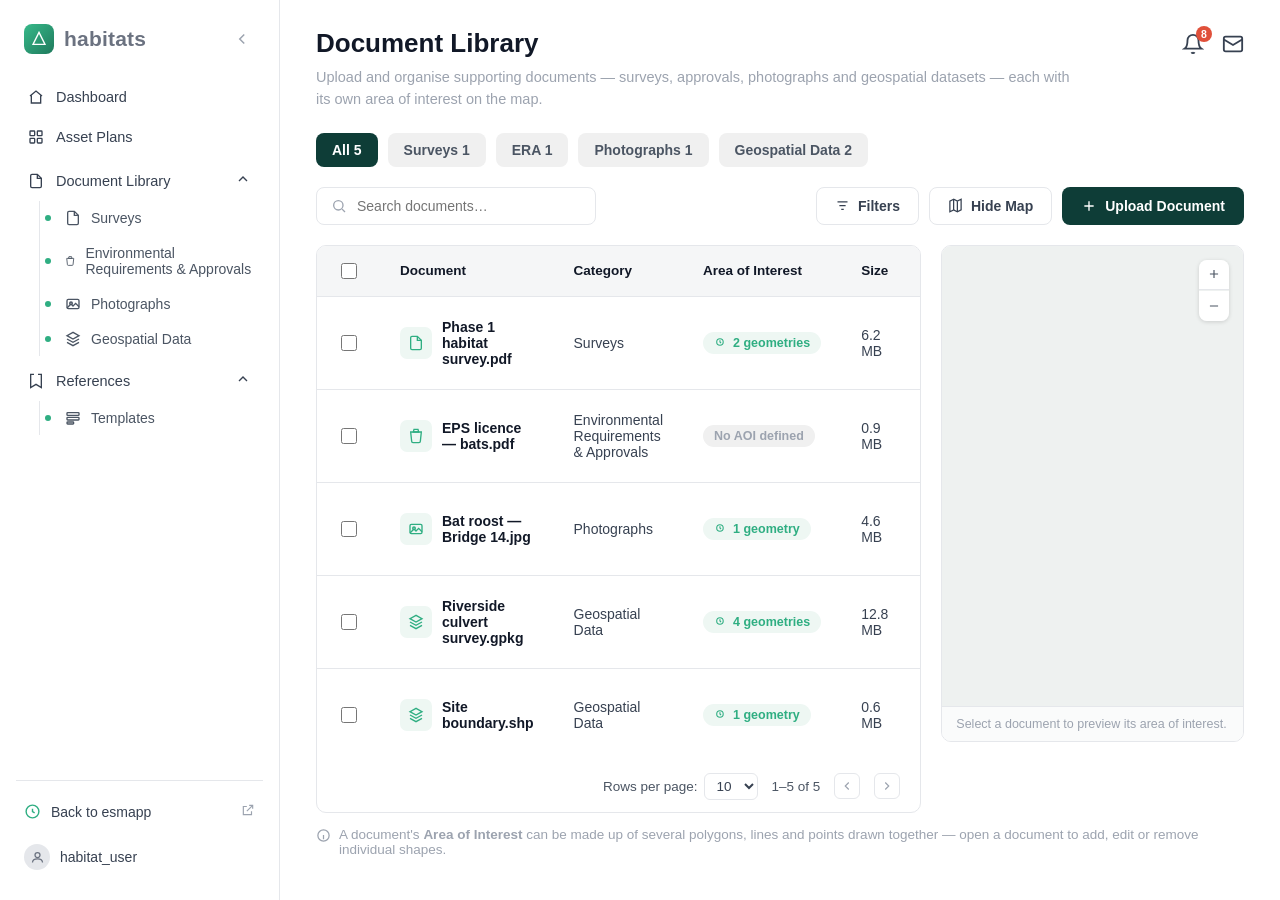
<file: index.html>
<!DOCTYPE html>
<html lang="en">
<head>
<meta charset="UTF-8">
<meta http-equiv="refresh" content="0; url=document-library.html">
<title>habitats | Document Library</title>
<link rel="canonical" href="document-library.html">
</head>
<body>
<p>Redirecting to <a href="document-library.html">Document Library</a>…</p>
</body>
</html>
</file>
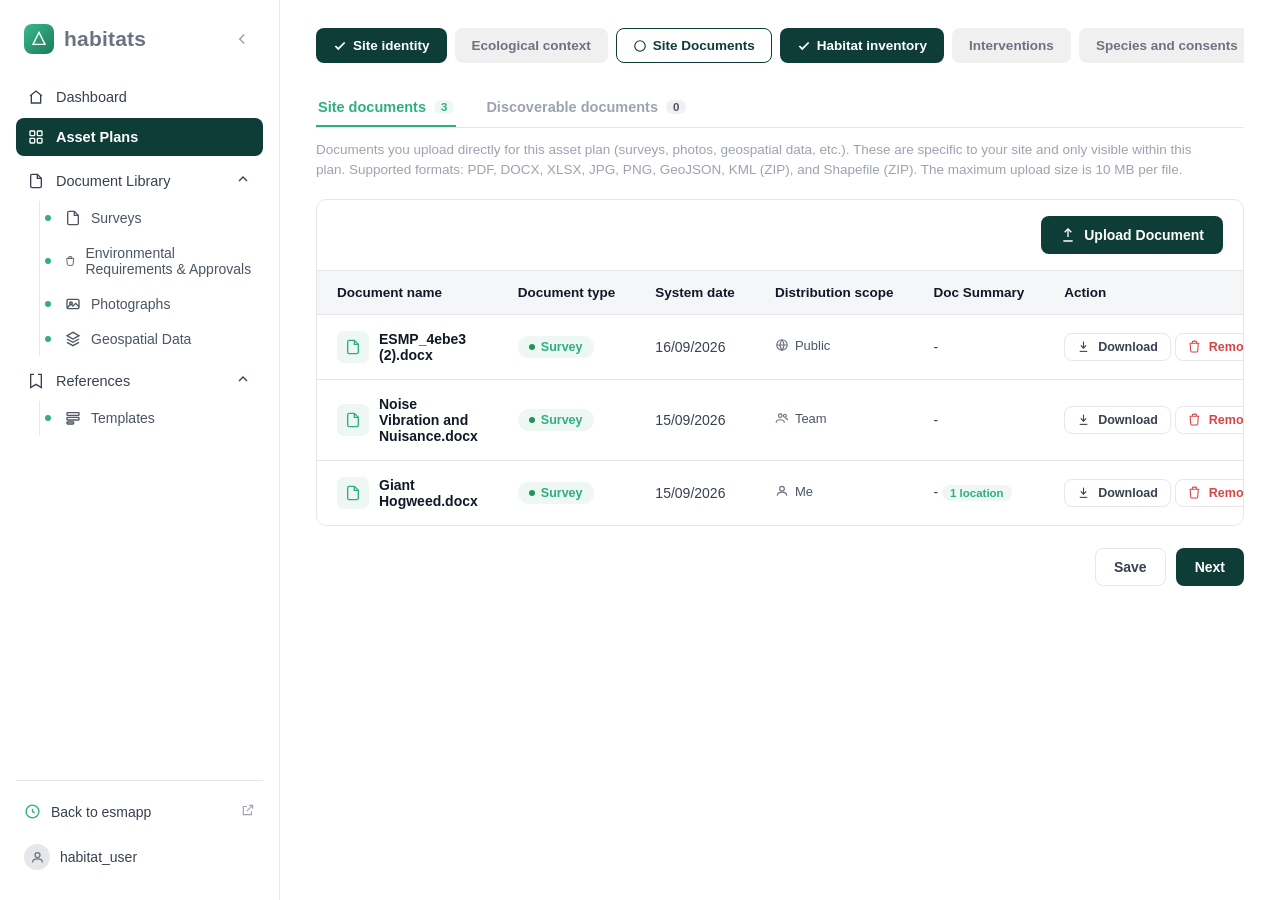
<file: asset-plan-site-documents.html>
<!DOCTYPE html>
<html lang="en">
<head>
<meta charset="UTF-8">
<meta name="viewport" content="width=device-width, initial-scale=1.0">
<title>habitats | Site Documents</title>
<link rel="stylesheet" href="assets/style.css">
</head>
<body>
<div class="app">
  <div id="sidebar-root"></div>

  <main class="main">
    <div id="header-root"></div>

    <div class="plan-tabs">
      <span class="plan-tab done"><svg width="14" height="14" viewBox="0 0 24 24" fill="none" stroke="currentColor" stroke-width="3"><path d="M20 6 9 17l-5-5"/></svg> Site identity</span>
      <span class="plan-tab">Ecological context</span>
      <span class="plan-tab active"><svg width="14" height="14" viewBox="0 0 24 24" fill="none" stroke="currentColor" stroke-width="2"><circle cx="12" cy="12" r="9"/></svg> Site Documents</span>
      <span class="plan-tab done"><svg width="14" height="14" viewBox="0 0 24 24" fill="none" stroke="currentColor" stroke-width="3"><path d="M20 6 9 17l-5-5"/></svg> Habitat inventory</span>
      <span class="plan-tab">Interventions</span>
      <span class="plan-tab">Species and consents</span>
      <span class="plan-tab">BNG summary</span>
      <span class="plan-tab">Delivery plan</span>
      <span class="plan-tab">Issue log</span>
      <span class="plan-tab">Monitoring schedule</span>
    </div>

    <div class="seg-tabs">
      <div class="seg-tab active" id="seg-site">Site documents <span class="count" id="site-count">0</span></div>
      <div class="seg-tab" id="seg-discoverable">Discoverable documents <span class="count">0</span></div>
    </div>

    <p class="card-desc" style="max-width:900px;margin-top:-8px;">
      Documents you upload directly for this asset plan (surveys, photos, geospatial data, etc.). These are specific to your site and only visible within this plan.
      Supported formats: PDF, DOCX, XLSX, JPG, PNG, GeoJSON, KML (ZIP), and Shapefile (ZIP). The maximum upload size is 10 MB per file.
    </p>

    <div class="card" style="padding:0;overflow:hidden;">
      <div style="display:flex;align-items:center;justify-content:flex-end;gap:10px;padding:16px 20px;border-bottom:1px solid var(--border);">
        <button class="btn btn-primary" onclick="document.getElementById('site-file-input').click()">
          <svg width="16" height="16" viewBox="0 0 24 24" fill="none" stroke="currentColor" stroke-width="2"><path d="M12 3v12"/><path d="m7 8 5-5 5 5"/><path d="M5 21h14"/></svg>
          Upload Document
        </button>
        <input type="file" id="site-file-input" style="display:none;" onchange="onFileSelected(this.files)">
      </div>
      <table>
        <thead>
          <tr><th>Document name</th><th>Document type</th><th>System date</th><th>Distribution scope</th><th>Doc Summary</th><th>Action</th></tr>
        </thead>
        <tbody id="site-doc-rows"></tbody>
      </table>
    </div>

    <div class="form-actions" style="max-width:1100px;">
      <button class="btn btn-secondary">Save</button>
      <button class="btn btn-primary">Next</button>
    </div>
  </main>
</div>

<div class="modal-overlay" id="doc-modal" style="display:none;"></div>

<script src="assets/shell.js"></script>
<script src="assets/aoi-map.js"></script>
<script>
  renderSidebar('asset-plans');

  function svg(inner, size){ return `<svg width="${size||16}" height="${size||16}" viewBox="0 0 24 24" fill="none" stroke="currentColor" stroke-width="2">${inner}</svg>`; }
  const ICON = {
    doc:'<path d="M14 2H6a2 2 0 0 0-2 2v16a2 2 0 0 0 2 2h12a2 2 0 0 0 2-2V8z"/><path d="M14 2v6h6"/>',
    download:'<path d="M12 3v12"/><path d="m7 10 5 5 5-5"/><path d="M5 21h14"/>',
    trash:'<path d="M3 6h18M8 6V4a2 2 0 0 1 2-2h4a2 2 0 0 1 2 2v2m3 0-1 14a2 2 0 0 1-2 2H7a2 2 0 0 1-2-2L4 6"/>',
    close:'<path d="M18 6 6 18M6 6l12 12"/>',
    plus:'<path d="M12 5v14M5 12h14"/>',
    globe:'<circle cx="12" cy="12" r="9"/><path d="M3 12h18M12 3a15 15 0 0 1 0 18M12 3a15 15 0 0 0 0 18"/>',
    team:'<circle cx="9" cy="8" r="3"/><path d="M2 20c0-3 3-5 7-5s7 2 7 5"/><circle cx="17" cy="8" r="2.5"/><path d="M17 12c2.5 0 4.5 1.8 4.5 4"/>',
    person:'<circle cx="12" cy="8" r="4"/><path d="M4 20c0-4 4-6 8-6s8 2 8 6"/>',
    uploadIcon:'<path d="M12 3v12"/><path d="m7 8 5-5 5 5"/><path d="M5 21h14"/>'
  };
  const SCOPE_ICON = { Public: ICON.globe, Team: ICON.team, Me: ICON.person };

  const SITE_DOCS = [
    { name:'ESMP_4ebe3 (2).docx', type:'Survey', date:'16/09/2026', scope:'Public', summary:'-', shapes:[] },
    { name:'Noise Vibration and Nuisance.docx', type:'Survey', date:'15/09/2026', scope:'Team', summary:'-', shapes:[] },
    { name:'Giant Hogweed.docx', type:'Survey', date:'15/09/2026', scope:'Me', summary:'-',
      shapes:[ {type:'point', points:[[520,220]]} ] },
  ];

  function aoiNote(n){
    return n ? `<span class="aoi-pill" style="font-size:11.5px;padding:2px 8px;">${n} location${n===1?'':'s'}</span>` : '';
  }

  function renderSiteDocs(){
    document.getElementById('site-doc-rows').innerHTML = SITE_DOCS.map((d,i) => `
      <tr>
        <td>
          <div class="item-cell">
            <span class="item-icon">${svg(ICON.doc)}</span>
            <div class="item-name">${d.name}</div>
          </div>
        </td>
        <td><span class="status status-active" style="background:#eef7f3;color:var(--green-accent);">${d.type}</span></td>
        <td>${d.date}</td>
        <td>
          <span class="scope-tag">${svg(SCOPE_ICON[d.scope],14)}${d.scope}</span>
        </td>
        <td>${d.summary} ${aoiNote(d.shapes.length)}</td>
        <td style="white-space:nowrap;">
          <button class="btn btn-secondary" style="padding:6px 12px;font-size:12.5px;" onclick="editSiteDoc(${i})">${svg(ICON.download,13)} Download</button>
          <button class="btn btn-secondary" style="padding:6px 12px;font-size:12.5px;color:#d64545;" onclick="removeSiteDoc(${i})">${svg(ICON.trash,13)} Remove</button>
        </td>
      </tr>`).join('');
    document.getElementById('site-count').textContent = SITE_DOCS.length;
  }

  function removeSiteDoc(i){
    if(confirm(`Remove "${SITE_DOCS[i].name}"? ${SITE_DOCS[i].shapes.length ? 'Its linked location will be removed too.' : ''}`)){
      SITE_DOCS.splice(i,1);
      renderSiteDocs();
    }
  }

  /* ================= Add details modal (+ optional location step) ================= */
  let modal = null;
  let mapCtrl = null;

  function onFileSelected(files){
    if(!files || !files.length) return;
    const f = files[0];
    modal = {
      editingIndex: null,
      file: { name: f.name, size: (f.size/1024/1024).toFixed(1)+' MB' },
      name: f.name,
      type: 'Survey',
      scope: 'My Org',
      summary: '',
      shapes: [],
      view: 'details'
    };
    document.getElementById('doc-modal').style.display = 'flex';
    renderModal();
  }

  function editSiteDoc(i){
    const d = SITE_DOCS[i];
    modal = { editingIndex:i, file:{name:d.name,size:'—'}, name:d.name, type:d.type, scope:d.scope==='My Org'?'My Org':d.scope, summary:d.summary==='-'?'':d.summary, shapes:d.shapes.map(s=>({...s,id:Math.random()})), view:'details' };
    document.getElementById('doc-modal').style.display = 'flex';
    renderModal();
  }

  function closeModal(){
    modal = null; mapCtrl = null;
    document.getElementById('doc-modal').style.display = 'none';
  }

  function locationFieldMarkup(){
    if(!modal.shapes.length){
      return `<button type="button" class="add-location-btn" onclick="modal.view='map'; renderModal();">${svg(ICON.plus,14)} Link a location on the map</button>`;
    }
    const counts = {};
    modal.shapes.forEach(s=>counts[s.type]=(counts[s.type]||0)+1);
    const typeList = Object.keys(counts).map(t=>`${AOIMap.TYPE_LABEL[t]}${counts[t]>1?' ('+counts[t]+')':''}`).join(', ');
    return `
      <div style="display:flex;align-items:center;justify-content:space-between;border:1px solid var(--border);border-radius:8px;padding:12px 16px;">
        <div>
          <div style="font-weight:700;color:#111827;font-size:14px;">Location linked</div>
          <div style="font-size:12.5px;color:var(--text-mute);margin-top:2px;">${typeList} · ${modal.shapes.length} total</div>
        </div>
        <a href="#" style="color:var(--green-accent);font-weight:600;font-size:13.5px;" onclick="event.preventDefault(); modal.view='map'; renderModal();">Change</a>
      </div>`;
  }

  function detailsViewMarkup(){
    return `
      <div class="modal-head">
        <div class="modal-head-text"><h2 class="modal-title">Add details</h2><p class="modal-subtitle">Please choose how you would like to proceed.</p></div>
        <button class="modal-close" onclick="closeModal()">${svg(ICON.close,20)}</button>
      </div>
      <div class="modal-body">
        <div class="dropzone-file" style="margin-top:0;margin-bottom:18px;">
          ${svg(ICON.doc,18)}
          <div><div style="font-weight:600;">${modal.file.name}</div><div style="color:var(--text-mute);font-size:12px;">${modal.file.size}</div></div>
        </div>

        <div class="form-group">
          <label class="form-label">Document name <span class="required-mark">*</span></label>
          <input class="form-input" id="dn-name" value="${modal.name.replace(/"/g,'&quot;')}">
        </div>
        <div class="split-grid">
          <div class="form-group">
            <label class="form-label">Document Type <span class="required-mark">*</span></label>
            <select class="form-select" id="dn-type">
              <option ${modal.type==='Survey'?'selected':''}>Survey</option>
              <option ${modal.type==='Historical'?'selected':''}>Historical</option>
              <option ${modal.type==='Other'?'selected':''}>Other</option>
            </select>
          </div>
          <div class="form-group">
            <label class="form-label">Distribution Scope <span class="required-mark">*</span></label>
            <select class="form-select" id="dn-scope">
              <option ${modal.scope==='My Org'?'selected':''}>My Org</option>
              <option ${modal.scope==='Team'?'selected':''}>Team</option>
              <option ${modal.scope==='Public'?'selected':''}>Public</option>
            </select>
          </div>
        </div>
        <div class="form-group">
          <label class="form-label">Document Summary</label>
          <textarea class="form-input" id="dn-summary" placeholder="Enter description">${modal.summary}</textarea>
        </div>
        <div class="form-group" style="margin-bottom:0;">
          <label class="form-label">Document location <span style="color:var(--text-mute);font-weight:500;">(optional)</span></label>
          <p class="form-hint" style="margin:0 0 10px 0;">Not limited to one shape — draw as many polygons, lines and points as this document applies to.</p>
          ${locationFieldMarkup()}
        </div>
      </div>
      <div class="modal-foot">
        <button class="btn btn-secondary" onclick="closeModal()">Cancel</button>
        <button class="btn btn-primary" onclick="saveDetails()">Save and Continue</button>
      </div>`;
  }

  function mapViewMarkup(){
    return `
      <div class="modal-head">
        <div class="modal-head-text"><h2 class="modal-title">Link a location</h2></div>
        <button class="modal-close" onclick="closeModal()">${svg(ICON.close,20)}</button>
      </div>
      <div class="modal-body no-pad"><div id="aoi-map-mount"></div></div>
      <div class="modal-foot">
        <button class="btn btn-secondary" onclick="modal.view='details'; renderModal();">Back</button>
        <button class="btn btn-primary" id="map-add-btn" onclick="modal.view='details'; renderModal();">${mapAddBtnLabel()}</button>
      </div>`;
  }

  function mapAddBtnLabel(){
    const n = modal.shapes.length;
    return n ? `Done · ${n} shape${n===1?'':'s'} added` : 'Done';
  }

  function renderModal(){
    const host = document.getElementById('doc-modal');
    if(modal.view==='map'){
      host.innerHTML = `<div class="modal-card modal-wide">${mapViewMarkup()}</div>`;
      mapCtrl = AOIMap.mount(document.getElementById('aoi-map-mount'), {
        shapes: modal.shapes,
        onChange(shapes){
          modal.shapes = shapes;
          const btn = document.getElementById('map-add-btn');
          if(btn) btn.textContent = mapAddBtnLabel();
        }
      });
    } else {
      host.innerHTML = `<div class="modal-card">${detailsViewMarkup()}</div>`;
    }
  }

  function saveDetails(){
    const name = document.getElementById('dn-name').value.trim();
    if(!name){ alert('Please give this document a name.'); return; }
    modal.name = name;
    modal.type = document.getElementById('dn-type').value;
    modal.scope = document.getElementById('dn-scope').value;
    modal.summary = document.getElementById('dn-summary').value.trim();

    const record = { name: modal.name, type: modal.type, date: new Date().toLocaleDateString('en-GB'), scope: modal.scope, summary: modal.summary || '-', shapes: modal.shapes };
    if(modal.editingIndex!==null){
      SITE_DOCS[modal.editingIndex] = record;
    } else {
      SITE_DOCS.push(record);
    }
    closeModal();
    renderSiteDocs();
  }

  document.getElementById('doc-modal').addEventListener('click', (evt)=>{
    if(evt.target.id==='doc-modal') closeModal();
  });

  renderSiteDocs();
</script>
</body>
</html>
</file>
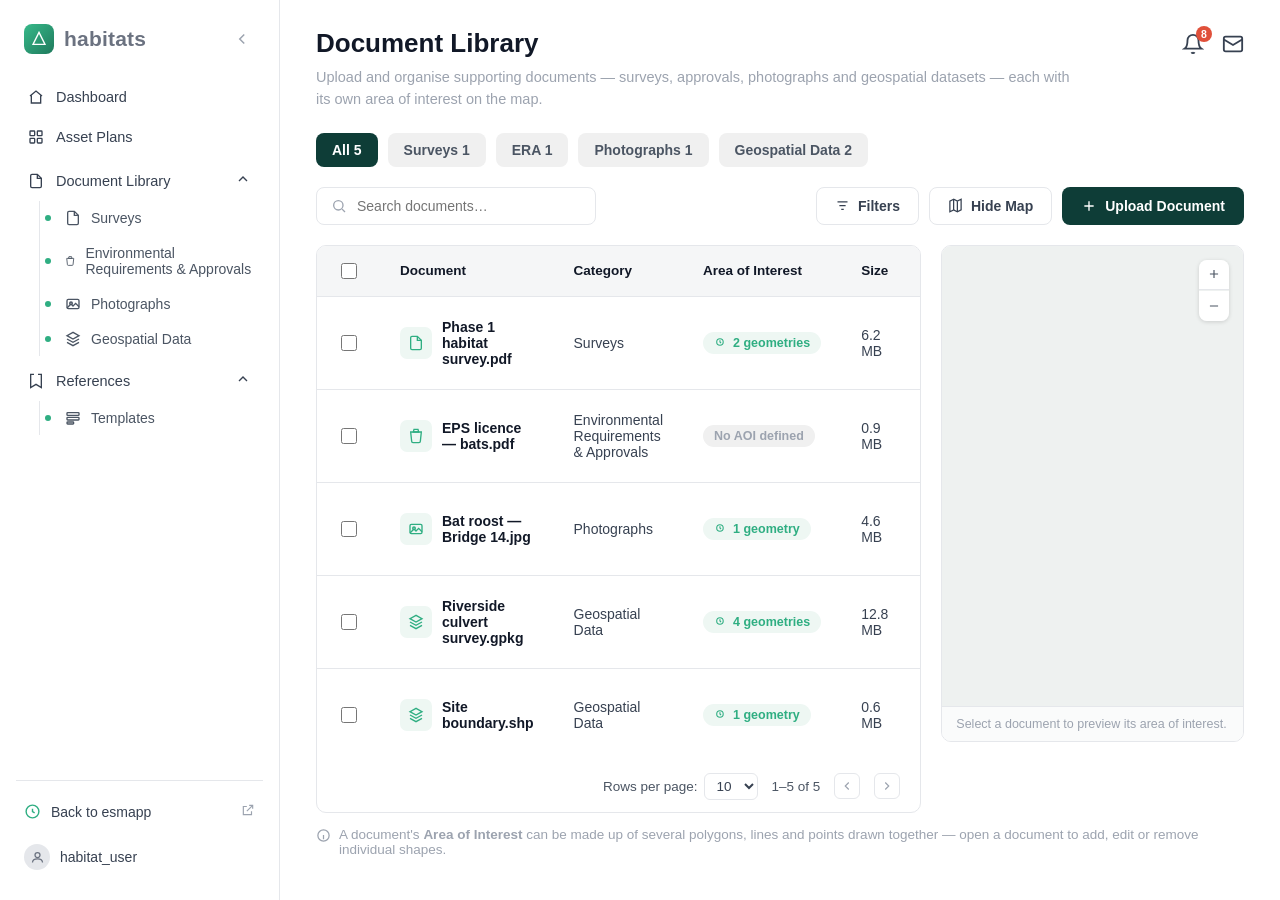
<file: document-library.html>
<!DOCTYPE html>
<html lang="en">
<head>
<meta charset="UTF-8">
<meta name="viewport" content="width=device-width, initial-scale=1.0">
<title>habitats | Document Library</title>
<link rel="stylesheet" href="assets/style.css">
<style>
  #list-layout{ display:grid; grid-template-columns:2fr 1fr; gap:20px; align-items:start; }
  #list-layout.no-map{ grid-template-columns:1fr; }
  #list-layout.no-map #map-panel{ display:none; }
  #map-panel{ position:sticky; top:0; }
</style>
</head>
<body>
<div class="app">
  <div id="sidebar-root"></div>

  <main class="main">
    <div id="header-root"></div>

    <div class="toolbar">
      <button class="chip chip-all" id="cat-all" onclick="selectCategory('all')">All <span id="count-all">0</span></button>
      <button class="chip chip-ghost" id="cat-surveys" onclick="selectCategory('surveys')">Surveys <span id="count-surveys">0</span></button>
      <button class="chip chip-ghost" id="cat-era" onclick="selectCategory('era')">ERA <span id="count-era">0</span></button>
      <button class="chip chip-ghost" id="cat-photographs" onclick="selectCategory('photographs')">Photographs <span id="count-photographs">0</span></button>
      <button class="chip chip-ghost" id="cat-geospatial" onclick="selectCategory('geospatial')">Geospatial Data <span id="count-geospatial">0</span></button>
    </div>

    <div class="toolbar">
      <label class="search-box">
        <svg width="16" height="16" viewBox="0 0 24 24" fill="none" stroke="currentColor" stroke-width="2"><circle cx="11" cy="11" r="7"/><path d="m21 21-4.3-4.3"/></svg>
        <input type="text" id="doc-search" placeholder="Search documents…" oninput="filterDocs()">
      </label>
      <div class="spacer"></div>
      <button class="btn btn-secondary" id="filters-btn" onclick="this.classList.toggle('active')">
        <svg width="15" height="15" viewBox="0 0 24 24" fill="none" stroke="currentColor" stroke-width="2"><path d="M4 6h16M7 12h10M10 18h4"/></svg>
        Filters
      </button>
      <button class="btn btn-secondary" id="map-toggle-btn" onclick="toggleMap()">
        <svg width="15" height="15" viewBox="0 0 24 24" fill="none" stroke="currentColor" stroke-width="2"><path d="M9 2 3 5v17l6-3 6 3 6-3V2l-6 3-6-3Z"/><path d="M9 2v17M15 5v17"/></svg>
        <span id="map-toggle-label">Hide Map</span>
      </button>
      <button class="btn btn-primary" id="upload-btn" onclick="openAddDocumentModal()">
        <svg width="16" height="16" viewBox="0 0 24 24" fill="none" stroke="currentColor" stroke-width="2"><path d="M12 5v14M5 12h14"/></svg>
        Upload Document
      </button>
    </div>

    <div id="list-layout">
      <div class="table-card">
        <table>
          <thead>
            <tr>
              <th class="checkbox-cell"><input type="checkbox" aria-label="Select all"></th>
              <th>Document</th><th>Category</th><th>Area of Interest</th><th>Size</th><th>Uploaded</th><th></th>
            </tr>
          </thead>
          <tbody id="doc-rows"></tbody>
        </table>
        <div class="table-footer">
          <div class="rows-select">Rows per page: <select><option>10</option></select></div>
          <span id="rows-count">0–0 of 0</span>
          <span class="pager-btn"><svg width="14" height="14" viewBox="0 0 24 24" fill="none" stroke="currentColor" stroke-width="2"><path d="M15 18l-6-6 6-6"/></svg></span>
          <span class="pager-btn"><svg width="14" height="14" viewBox="0 0 24 24" fill="none" stroke="currentColor" stroke-width="2"><path d="M9 18l6-6-6-6"/></svg></span>
        </div>
      </div>

      <aside class="map-shell" id="map-panel">
        <div class="map-canvas-wrap">
          <svg id="preview-svg" class="map-canvas" viewBox="0 0 400 420" style="cursor:default;height:460px;"></svg>
          <div class="map-zoom">
            <span><svg width="14" height="14" viewBox="0 0 24 24" fill="none" stroke="currentColor" stroke-width="2"><path d="M12 5v14M5 12h14"/></svg></span>
            <span><svg width="14" height="14" viewBox="0 0 24 24" fill="none" stroke="currentColor" stroke-width="2"><path d="M5 12h14"/></svg></span>
          </div>
        </div>
        <div class="map-hint" id="preview-hint">Select a document to preview its area of interest.</div>
      </aside>
    </div>

    <div class="footnote">
      <svg width="15" height="15" viewBox="0 0 24 24" fill="none" stroke="currentColor" stroke-width="2"><circle cx="12" cy="12" r="9"/><path d="M12 8h.01M11 12h1v5h1"/></svg>
      <span>A document's <strong>Area of Interest</strong> can be made up of several polygons, lines and points drawn together — open a document to add, edit or remove individual shapes.</span>
    </div>
  </main>
</div>

<div class="modal-overlay" id="doc-modal" style="display:none;"></div>

<script src="assets/shell.js"></script>
<script src="assets/aoi-map.js"></script>
<script>
  initShell('geospatial', 'Document Library',
    'Upload and organise supporting documents — surveys, approvals, photographs and geospatial datasets — each with its own area of interest on the map.');

  const ICON = {
    doc:'<path d="M14 2H6a2 2 0 0 0-2 2v16a2 2 0 0 0 2 2h12a2 2 0 0 0 2-2V8z"/><path d="M14 2v6h6"/>',
    approvals:'<path d="M9 2h6l1 4H8z"/><path d="M4 6h16l-1.5 14a2 2 0 0 1-2 2h-9a2 2 0 0 1-2-2z"/>',
    photo:'<rect x="3" y="5" width="18" height="14" rx="2"/><circle cx="9" cy="11" r="2"/><path d="M21 16l-5-5-4 4-3-3-6 6"/>',
    geo:'<path d="M12 2 3 7l9 5 9-5-9-5Z"/><path d="M3 17l9 5 9-5"/><path d="M3 12l9 5 9-5"/>',
    pin:'<circle cx="11" cy="11" r="6"/><path d="M11 8v3l2 2"/>',
    trash:'<path d="M3 6h18M8 6V4a2 2 0 0 1 2-2h4a2 2 0 0 1 2 2v2m3 0-1 14a2 2 0 0 1-2 2H7a2 2 0 0 1-2-2L4 6"/>',
    edit:'<path d="M11 4H6a2 2 0 0 0-2 2v12a2 2 0 0 0 2 2h12a2 2 0 0 0 2-2v-5"/><path d="M18.5 2.5a2.12 2.12 0 0 1 3 3L12 15l-4 1 1-4Z"/>',
    close:'<path d="M18 6 6 18M6 6l12 12"/>',
    plus:'<path d="M12 5v14M5 12h14"/>',
    polygon:'<path d="m12 3 8 6-3 9H7L4 9Z"/>',
    uploadIcon:'<path d="M12 3v12"/><path d="m7 8 5-5 5 5"/><path d="M5 21h14"/>'
  };
  function svg(inner, size){ return `<svg width="${size||16}" height="${size||16}" viewBox="0 0 24 24" fill="none" stroke="currentColor" stroke-width="2">${inner}</svg>`; }

  const CATEGORY_LABEL = { surveys:'Surveys', era:'Environmental Requirements & Approvals', photographs:'Photographs', geospatial:'Geospatial Data' };
  const CATEGORY_ICON = { surveys:ICON.doc, era:ICON.approvals, photographs:ICON.photo, geospatial:ICON.geo };
  const ADD_LABEL = { all:'Upload Document', surveys:'Add New Survey', era:'Add New Approval', photographs:'Add New Photograph', geospatial:'Add New Geospatial Dataset' };

  const DOCS = [
    { code:'SUR-01', name:'Phase 1 habitat survey.pdf', cat:'surveys', size:'6.2 MB', uploaded:'15 Jul 2026',
      shapes:[ {type:'polygon', points:[[90,110],[230,80],[300,190],[220,300],[110,260]]}, {type:'point', points:[[260,120]]} ] },
    { code:'ERA-04', name:'EPS licence — bats.pdf', cat:'era', size:'0.9 MB', uploaded:'02 Aug 2026', shapes:[] },
    { code:'PHO-02', name:'Bat roost — Bridge 14.jpg', cat:'photographs', size:'4.6 MB', uploaded:'28 Jul 2026',
      shapes:[ {type:'point', points:[[200,210]]} ] },
    { code:'GEO-01', name:'Riverside culvert survey.gpkg', cat:'geospatial', size:'12.8 MB', uploaded:'06 Aug 2026',
      shapes:[ {type:'polygon', points:[[70,90],[190,60],[240,150],[150,220],[70,180]]},
               {type:'polygon', points:[[230,220],[330,200],[350,300],[260,330]]},
               {type:'line', points:[[80,240],[160,300],[250,270]]},
               {type:'point', points:[[300,120]]} ] },
    { code:'GEO-02', name:'Site boundary.shp', cat:'geospatial', size:'0.6 MB', uploaded:'01 Aug 2026',
      shapes:[ {type:'polygon', points:[[110,80],[290,110],[320,260],[150,330],[80,220]]} ] },
  ];

  function aoiPill(n){
    if(!n) return `<span class="aoi-pill empty">No AOI defined</span>`;
    return `<span class="aoi-pill">${svg(ICON.pin,13)}${n} geometr${n===1?'y':'ies'}</span>`;
  }

  const SHAPE_COLOR = { polygon:'#2fae82', line:'#2f5fa8', point:'#7c4fd6' };
  function pts(points){ return points.map(p=>p[0]+','+p[1]).join(' '); }
  function shapeSVG(s){
    if(s.type==='polygon') return `<polygon points="${pts(s.points)}" fill="${SHAPE_COLOR.polygon}22" stroke="${SHAPE_COLOR.polygon}" stroke-width="2" stroke-dasharray="3,4"/>`;
    if(s.type==='line') return `<polyline points="${pts(s.points)}" fill="none" stroke="${SHAPE_COLOR.line}" stroke-width="2.5" stroke-dasharray="3,4" stroke-linecap="round"/>`;
    const p = s.points[0];
    return `<circle cx="${p[0]}" cy="${p[1]}" r="6" fill="${SHAPE_COLOR.point}" stroke="#fff" stroke-width="2"/>`;
  }

  let selectedCode = null;
  function selectRow(code){
    selectedCode = code;
    renderRows();
    renderPreview();
  }

  function renderPreview(){
    const svgEl = document.getElementById('preview-svg');
    const hint = document.getElementById('preview-hint');
    const d = DOCS.find(x=>x.code===selectedCode);
    if(!d){
      svgEl.innerHTML = '';
      hint.textContent = 'Select a document to preview its area of interest.';
      return;
    }
    if(!d.shapes.length){
      svgEl.innerHTML = '';
      hint.innerHTML = `<strong>${d.name}</strong> has no area of interest drawn yet.`;
      return;
    }
    const cx = d.shapes[0].points[0][0], cy = d.shapes[0].points[0][1];
    svgEl.innerHTML = d.shapes.map(shapeSVG).join('') + `<text x="${cx}" y="${cy-14}" font-size="13" font-weight="700" fill="#111827" text-anchor="middle">${d.code}</text>`;
    hint.innerHTML = `<strong>${d.name}</strong> · ${d.shapes.length} geometr${d.shapes.length===1?'y':'ies'} shown`;
  }

  function renderRows(){
    const q = (document.getElementById('doc-search').value||'').trim().toLowerCase();
    const cat = currentCategory;
    const rows = DOCS.filter(d => (cat==='all' || d.cat===cat) && (!q || d.name.toLowerCase().includes(q)));
    const tbody = document.getElementById('doc-rows');
    if(!rows.length){
      tbody.innerHTML = `<tr class="empty-row"><td colspan="7">No documents found</td></tr>`;
    } else {
      tbody.innerHTML = rows.map(d => `
        <tr class="clickable${d.code===selectedCode?' row-selected':''}" onclick="selectRow('${d.code}')">
          <td class="checkbox-cell"><input type="checkbox" onclick="event.stopPropagation()"></td>
          <td>
            <div class="item-cell">
              <span class="item-icon">${svg(CATEGORY_ICON[d.cat])}</span>
              <div class="item-name">${d.name}</div>
            </div>
          </td>
          <td>${CATEGORY_LABEL[d.cat]}</td>
          <td>${aoiPill(d.shapes.length)}</td>
          <td>${d.size}</td>
          <td>${d.uploaded}</td>
          <td style="text-align:right;white-space:nowrap;">
            <button class="icon-btn-sm" title="Edit document" onclick="event.stopPropagation(); openAddDocumentModal('${d.code}')">${svg(ICON.edit,15)}</button>
            <button class="icon-btn-sm danger" title="Delete document" onclick="event.stopPropagation(); deleteDoc('${d.code}')">${svg(ICON.trash,15)}</button>
          </td>
        </tr>`).join('');
    }
    document.getElementById('rows-count').textContent = rows.length ? `1–${rows.length} of ${rows.length}` : '0–0 of 0';
    Object.keys(CATEGORY_LABEL).forEach(k=>{
      document.getElementById('count-'+k).textContent = DOCS.filter(d=>d.cat===k).length;
    });
    document.getElementById('count-all').textContent = DOCS.length;
  }

  let currentCategory = (location.hash || '#all').replace('#','');
  if(!CATEGORY_LABEL[currentCategory]) currentCategory = 'all';

  function selectCategory(key){
    currentCategory = key;
    location.hash = key;
    document.querySelectorAll('.toolbar .chip').forEach(c=>{ c.classList.remove('chip-all'); c.classList.add('chip-ghost'); });
    const active = document.getElementById('cat-'+key);
    active.classList.remove('chip-ghost');
    active.classList.add('chip-all');
    document.getElementById('upload-btn').lastChild.textContent = ' ' + ADD_LABEL[key];
    renderRows();
  }

  function filterDocs(){ renderRows(); }

  let mapVisible = true;
  function toggleMap(){
    mapVisible = !mapVisible;
    document.getElementById('list-layout').classList.toggle('no-map', !mapVisible);
    document.getElementById('map-toggle-label').textContent = mapVisible ? 'Hide Map' : 'Show Map';
  }

  function performDeleteDoc(code){
    const idx = DOCS.findIndex(d=>d.code===code);
    if(idx>-1) DOCS.splice(idx,1);
    if(selectedCode===code) selectedCode = null;
    renderRows();
    renderPreview();
  }

  function deleteDoc(code){
    const doc = DOCS.find(d=>d.code===code);
    if(!doc) return;
    const n = doc.shapes.length;
    const geomNote = n ? ` This will also permanently delete all ${n} geometr${n===1?'y':'ies'} (polygons, lines and points) drawn as its area of interest.` : '';
    if(confirm(`Delete "${doc.name}"? This cannot be undone.${geomNote}`)){
      performDeleteDoc(code);
    }
  }

  selectCategory(currentCategory);
  renderPreview();

  /* =========================================================
     "Add / Edit Document" modal — 3-step wizard:
     1) Link to location? (Draw on map / Upload spatial file)
     2) Draw the location(s) on the map (multiple shapes)
     3) Document details + file + location summary
     ========================================================= */
  let modal = null; // { mode, step, path, shapes, name, cat, summary, fileMeta, editingCode }
  let mapCtrl = null;

  function openAddDocumentModal(code){
    const doc = code ? DOCS.find(d=>d.code===code) : null;
    const hasShapes = !!(doc && doc.shapes.length);
    modal = {
      mode: doc ? 'edit' : 'add',
      // Editing a document that already has locations opens straight on the
      // map, so those locations are visible (and editable) immediately —
      // not hidden behind a "Change" link the user has to know to click.
      step: doc ? (hasShapes ? 2 : 3) : 1,
      path: hasShapes ? 'draw' : null,
      shapes: doc ? doc.shapes.map(s=>({ ...s, id: s.id || Math.random() })) : [],
      name: doc ? doc.name : '',
      cat: doc ? doc.cat : (currentCategory!=='all' ? currentCategory : 'surveys'),
      scope: doc ? (doc.scope || 'My Org') : 'My Org',
      summary: doc ? (doc.summary||'') : '',
      fileMeta: doc ? { name: doc.name, size: doc.size } : null,
      editingCode: doc ? doc.code : null
    };
    document.getElementById('doc-modal').style.display = 'flex';
    renderModal();
  }

  function closeModal(){
    modal = null; mapCtrl = null;
    document.getElementById('doc-modal').style.display = 'none';
  }

  function modalShell(inner, wide){
    return `<div class="modal-card${wide?' modal-wide':''}">${inner}</div>`;
  }

  function renderModal(){
    const host = document.getElementById('doc-modal');
    if(modal.step===1) host.innerHTML = modalShell(step1Markup());
    else if(modal.step===2) host.innerHTML = modalShell(step2Markup(), true);
    else host.innerHTML = modalShell(step3Markup());
    wireModal();
  }

  function step1Markup(){
    return `
      <div class="modal-head">
        <div class="modal-head-text">
          <h2 class="modal-title">Add a Document</h2>
          <p class="modal-subtitle" style="font-weight:600;color:#111827;margin-top:14px;">Link to location?</p>
          <p class="modal-subtitle">Please choose how you would like to proceed.</p>
        </div>
        <button class="modal-close" onclick="closeModal()">${svg(ICON.close,20)}</button>
      </div>
      <div class="modal-body">
        <div class="radio-cards cols-2">
          <div class="radio-card${modal.path==='draw'?' selected':''}" data-path="draw">
            <div class="radio-card-icon">${svg(ICON.polygon,18)}</div>
            <div class="radio-card-title">Draw Polygon, Line or Point on Map</div>
            <div class="radio-card-desc">Create and link a new location directly on the map — draw as many shapes as this document needs, not just one.</div>
          </div>
          <div class="radio-card${modal.path==='upload'?' selected':''}" data-path="upload">
            <div class="radio-card-icon">${svg(ICON.uploadIcon,18)}</div>
            <div class="radio-card-title">Upload file</div>
            <div class="radio-card-desc">Upload a spatial file (KML, GeoJSON, Shapefile, etc.) to map the document location.</div>
          </div>
        </div>
      </div>
      <div class="modal-foot">
        <button class="btn btn-secondary" onclick="closeModal()">Cancel</button>
        <button class="btn btn-primary" id="step1-next" ${modal.path?'':'disabled'} onclick="goStep2()">Next</button>
      </div>`;
  }

  function step2BackAction(){
    return modal.mode==='edit' ? "modal.step=3;renderModal();" : "modal.step=1;renderModal();";
  }

  function step2Markup(){
    const title = modal.mode==='edit' ? 'Edit Document — Locations' : 'Add a Document';
    if(modal.path==='upload'){
      return `
        <div class="modal-head">
          <div class="modal-head-text"><h2 class="modal-title">${title}</h2></div>
          <button class="modal-close" onclick="closeModal()">${svg(ICON.close,20)}</button>
        </div>
        <div class="modal-body">
          <div class="dropzone" onclick="document.getElementById('geo-file-input').click()">
            <input type="file" id="geo-file-input" style="display:none;" onchange="onSpatialFileChosen(this.files)">
            <div class="dropzone-icon">${svg(ICON.uploadIcon,20)}</div>
            <div class="dropzone-title">Click to upload, or drag and drop</div>
            <div class="dropzone-hint">KML (ZIP), GeoJSON or Shapefile (ZIP)</div>
            <div id="geo-file-preview"></div>
          </div>
        </div>
        <div class="modal-foot">
          <button class="btn btn-secondary" onclick="${step2BackAction()}">${modal.mode==='edit'?'Back to details':'Back'}</button>
          <button class="btn btn-primary" id="step2-next" ${modal.shapes.length?'':'disabled'} onclick="goStep3()">${nextBtnLabel()}</button>
        </div>`;
    }
    return `
      <div class="modal-head">
        <div class="modal-head-text"><h2 class="modal-title">${title}</h2></div>
        <button class="modal-close" onclick="closeModal()">${svg(ICON.close,20)}</button>
      </div>
      <div class="modal-body no-pad">
        <div id="aoi-map-mount"></div>
      </div>
      <div class="modal-foot">
        <button class="btn btn-secondary" onclick="${step2BackAction()}">${modal.mode==='edit'?'Back to details':'Back'}</button>
        <button class="btn btn-primary" id="step2-next" ${modal.shapes.length?'':'disabled'} onclick="goStep3()">${nextBtnLabel()}</button>
      </div>`;
  }

  function nextBtnLabel(){
    const n = modal.shapes.length;
    const verb = modal.mode==='edit' ? 'Continue to details' : 'Next';
    return n ? `${verb} · ${n} shape${n===1?'':'s'}` : verb;
  }

  function locationSummaryMarkup(){
    if(!modal.shapes.length){
      return `<button class="add-location-btn" onclick="modal.step=2; if(!modal.path) modal.path='draw'; renderModal();">${svg(ICON.plus,14)}Link a location on the map</button>`;
    }
    const counts = {};
    modal.shapes.forEach(s=>counts[s.type]=(counts[s.type]||0)+1);
    const typeList = Object.keys(counts).map(t=>`${AOIMap.TYPE_LABEL[t]}${counts[t]>1?' ('+counts[t]+')':''}`).join(', ');
    return `
      <div class="form-group" style="display:flex;align-items:center;justify-content:space-between;border:1px solid var(--border);border-radius:8px;padding:12px 16px;">
        <div>
          <div style="font-weight:700;color:#111827;font-size:14px;">New Map Location${modal.shapes.length>1?'s':''} Created</div>
          <div style="font-size:12.5px;color:var(--text-mute);margin-top:2px;">${typeList} · ${modal.shapes.length} total</div>
        </div>
        <a href="#" style="color:var(--green-accent);font-weight:600;font-size:13.5px;" onclick="event.preventDefault(); modal.step=2; renderModal();">Change</a>
      </div>`;
  }

  function step3Markup(){
    const fileRow = modal.fileMeta ? `
      <div class="dropzone-file" onclick="event.stopPropagation()">
        ${svg(ICON.doc,18)}
        <div><div style="font-weight:600;">${modal.fileMeta.name}</div><div style="color:var(--text-mute);font-size:12px;">${modal.fileMeta.size}</div></div>
        <span class="remove-file" onclick="modal.fileMeta=null; renderModal();">${svg(ICON.close,15)}</span>
      </div>` : '';
    return `
      <div class="modal-head">
        <div class="modal-head-text">
          <h2 class="modal-title">${modal.mode==='edit'?'Edit Document':'Add Details'}</h2>
        </div>
        <button class="modal-close" onclick="closeModal()">${svg(ICON.close,20)}</button>
      </div>
      <div class="modal-body">
        <div style="margin-bottom:16px;">${locationSummaryMarkup()}</div>

        <div class="form-group">
          <label class="form-label">Document name <span class="required-mark">*</span></label>
          <input class="form-input" id="doc-name-input" value="${modal.name.replace(/"/g,'&quot;')}" placeholder="e.g. Phase 1 habitat survey">
        </div>
        <div class="split-grid">
          <div class="form-group">
            <label class="form-label">Category <span class="required-mark">*</span></label>
            <select class="form-select" id="doc-cat-input">
              ${Object.keys(CATEGORY_LABEL).map(k=>`<option value="${k}" ${k===modal.cat?'selected':''}>${CATEGORY_LABEL[k]}</option>`).join('')}
            </select>
          </div>
          <div class="form-group">
            <label class="form-label">Distribution Scope <span class="required-mark">*</span></label>
            <select class="form-select" id="doc-scope-input">
              <option ${modal.scope==='My Org'?'selected':''}>My Org</option>
              <option ${modal.scope==='My Group Org'?'selected':''}>My Group Org</option>
            </select>
          </div>
        </div>
        <div class="form-group">
          <label class="form-label">Document Summary</label>
          <textarea class="form-input" id="doc-summary-input" placeholder="Enter description">${modal.summary}</textarea>
        </div>
        <div class="form-group" style="margin-bottom:0;">
          <label class="form-label">File</label>
          <div class="dropzone" onclick="document.getElementById('doc-file-input').click()">
            <input type="file" id="doc-file-input" style="display:none;" onchange="onDocFileChosen(this.files)">
            <div class="dropzone-icon">${svg(ICON.uploadIcon,18)}</div>
            <div class="dropzone-title">Click to upload, or drag and drop</div>
            <div class="dropzone-hint">PDF, DOCX, XLSX, JPG, PNG, KML (ZIP), Shapefile (ZIP), GeoJSON. Max 10 MB.</div>
            ${fileRow}
          </div>
        </div>
      </div>
      <div class="modal-foot">
        ${modal.mode==='edit' ? `<button class="btn btn-danger-outline" onclick="deleteFromModal()">${svg(ICON.trash,15)}Delete Document</button><span class="spacer"></span>` : ''}
        <button class="btn btn-secondary" onclick="${modal.mode==='edit' ? "modal.path='draw';modal.step=2;renderModal();" : "modal.path ? (modal.step=2, renderModal()) : (modal.step=1, renderModal())"}">Back</button>
        <button class="btn btn-primary" onclick="saveModal()">${modal.mode==='edit'?'Save Changes':'Save and Continue'}</button>
      </div>`;
  }

  function wireModal(){
    if(modal.step===1){
      document.querySelectorAll('#doc-modal .radio-card').forEach(card=>{
        card.addEventListener('click', ()=>{
          modal.path = card.dataset.path;
          document.querySelectorAll('#doc-modal .radio-card').forEach(c=>c.classList.remove('selected'));
          card.classList.add('selected');
          document.getElementById('step1-next').disabled = false;
        });
      });
    }
    if(modal.step===2 && modal.path==='draw'){
      mapCtrl = AOIMap.mount(document.getElementById('aoi-map-mount'), {
        shapes: modal.shapes,
        confirmDeleteMessage(shape, remaining){
          const typeLabel = AOIMap.TYPE_LABEL[shape.type].toLowerCase();
          if(modal.mode==='edit' && remaining===0){
            return `This is the last location on "${modal.name}". Deleting this ${typeLabel} will leave the document with no area of interest, so "${modal.name}" will also be deleted. Are you sure you want to continue?`;
          }
          return null; // use the default message
        },
        onChange(shapes){
          const hadShapes = modal.shapes.length > 0;
          modal.shapes = shapes;

          // The warning shown before this deletion already told the user the
          // document itself would go too — so once they've confirmed that,
          // delete it now rather than asking a second time.
          if(modal.mode==='edit' && hadShapes && shapes.length===0){
            performDeleteDoc(modal.editingCode);
            closeModal();
            return;
          }

          const btn = document.getElementById('step2-next');
          if(btn){ btn.disabled = shapes.length===0; btn.textContent = nextBtnLabel(); }
        }
      });
    }
  }

  function goStep2(){ modal.step = 2; renderModal(); }
  function goStep3(){ modal.step = 3; renderModal(); }

  function onSpatialFileChosen(files){
    if(!files || !files.length) return;
    modal.shapes.push({ id: Math.random(), type:'point', points:[[500,230]] });
    document.getElementById('geo-file-preview').innerHTML = `<div class="dropzone-file"><span>${files[0].name}</span></div>`;
    document.getElementById('step2-next').disabled = false;
  }

  function onDocFileChosen(files){
    if(!files || !files.length) return;
    const f = files[0];
    modal.fileMeta = { name: f.name, size: (f.size/1024/1024).toFixed(1)+' MB' };
    if(!modal.name) modal.name = f.name.replace(/\.[^/.]+$/, '');
    renderModal();
  }

  function saveModal(){
    const name = document.getElementById('doc-name-input').value.trim();
    if(!name){ alert('Please give this document a name.'); return; }
    modal.name = name;
    modal.cat = document.getElementById('doc-cat-input').value;
    modal.scope = document.getElementById('doc-scope-input').value;
    modal.summary = document.getElementById('doc-summary-input').value.trim();

    if(modal.mode==='edit'){
      const doc = DOCS.find(d=>d.code===modal.editingCode);
      doc.name = modal.name; doc.cat = modal.cat; doc.scope = modal.scope; doc.summary = modal.summary; doc.shapes = modal.shapes;
      if(modal.fileMeta) doc.size = modal.fileMeta.size;
    } else {
      const code = modal.cat.slice(0,3).toUpperCase()+'-'+String(DOCS.length+1).padStart(2,'0');
      DOCS.push({ code, name: modal.name, cat: modal.cat, scope: modal.scope, size: modal.fileMeta?modal.fileMeta.size:'—', uploaded: new Date().toLocaleDateString('en-GB',{day:'2-digit',month:'short',year:'numeric'}), shapes: modal.shapes, summary: modal.summary });
    }
    closeModal();
    renderRows();
    renderPreview();
  }

  function deleteFromModal(){
    const doc = DOCS.find(d=>d.code===modal.editingCode);
    if(!doc) return;
    closeModal();
    deleteDoc(doc.code);
  }

  document.getElementById('doc-modal').addEventListener('click', (evt)=>{
    if(evt.target.id==='doc-modal') closeModal();
  });
</script>
</body>
</html>
</file>
<file: assets/style.css>
:root{
  --teal-900:#0c3630;
  --teal-active:#0e3d37;
  --green-accent:#2fae82;
  --text-dark:#1f2937;
  --text-gray:#4b5563;
  --text-mute:#9ca3af;
  --border:#e5e7eb;
  --bg:#ffffff;
  --thead-bg:#f5f6f7;
  --pill-pending-bg:#e7f0fd; --pill-pending-fg:#3b6fd6;
  --pill-approved-bg:#e6f6ec; --pill-approved-fg:#22945a;
  --pill-rejected-bg:#fdeaea; --pill-rejected-fg:#d64545;
  --pill-deletion-bg:#fbe9f0; --pill-deletion-fg:#c23e73;
  --pill-deleted-bg:#f0f0f0; --pill-deleted-fg:#6b7280;
  --pill-active-bg:#e6f6ec; --pill-active-fg:#22945a;
  --pill-revoked-bg:#f0f0f0; --pill-revoked-fg:#6b7280;
  --pill-ownership-bg:#f1ecfa; --pill-ownership-fg:#7c4fd6;
}
*{box-sizing:border-box;}
html,body{height:100%;}
body{
  margin:0;
  font-family:"Segoe UI", Roboto, -apple-system, BlinkMacSystemFont, Arial, sans-serif;
  color:var(--text-dark);
  background:var(--bg);
}
.app{ display:flex; height:100vh; overflow:hidden; }
a{ color:inherit; }

/* ---------- Sidebar ---------- */
.sidebar{ width:280px; flex-shrink:0; border-right:1px solid var(--border); display:flex; flex-direction:column; padding:20px 16px; height:100%; }
.brand{ display:flex; align-items:center; justify-content:space-between; padding:4px 8px 24px 8px; }
.brand-left{ display:flex; align-items:center; gap:10px; }
.brand-mark{ width:30px;height:30px; border-radius:8px; background:linear-gradient(135deg,#37b98a,#1f7a5c); position:relative; flex-shrink:0; }
.brand-mark svg{ position:absolute; inset:0; margin:auto; }
.brand-name{ font-size:21px; font-weight:600; color:#6b7280; letter-spacing:.2px; }
.collapse-btn{ color:#9ca3af; border:none; background:none; cursor:pointer; padding:4px; display:flex; }

nav.nav{ flex:1; overflow-y:auto; display:flex; flex-direction:column; gap:2px; }
.nav-item{ display:flex; align-items:center; gap:12px; padding:11px 12px; border-radius:8px; font-size:14.5px; font-weight:500; color:#374151; text-decoration:none; cursor:pointer; white-space:nowrap; }
.nav-item:hover{ background:#f3f4f6; }
.nav-item.active{ background:var(--teal-active); color:#ffffff; font-weight:600; }
.nav-item svg{ flex-shrink:0; }
.nav-item.active svg{ stroke:#ffffff; }
.nav-icon{ width:18px;height:18px; }

.nav-group{ margin-top:2px; }
.nav-group-header{ display:flex; align-items:center; gap:12px; padding:11px 12px; font-size:14.5px; font-weight:500; color:#374151; cursor:pointer; }
.nav-group-header .chev{ margin-left:auto; }
.subnav{ margin-left:23px; padding-left:16px; border-left:1px solid var(--border); display:flex; flex-direction:column; gap:1px; }
.subnav-item{ display:flex; align-items:center; gap:10px; padding:9px 8px; font-size:14px; color:#4b5563; text-decoration:none; border-radius:6px; position:relative; }
.subnav-item:hover{ background:#f3f4f6; }
.subnav-item .dot{ width:6px;height:6px; border-radius:50%; background:#2fae82; margin-left:-19px; margin-right:4px; flex-shrink:0; }

.sidebar-footer{ border-top:1px solid var(--border); padding-top:12px; margin-top:12px; }
.back-link{ display:flex; align-items:center; gap:10px; padding:10px 8px; font-size:14px; font-weight:500; color:#374151; text-decoration:none; border-radius:8px; }
.back-link:hover{ background:#f3f4f6; }
.back-link .ext{ margin-left:auto; color:#9ca3af; }
.user-row{ display:flex; align-items:center; gap:10px; padding:10px 8px; margin-top:4px; border-radius:8px; cursor:pointer; }
.user-row:hover{ background:#f3f4f6; }
.user-avatar{ width:26px;height:26px; border-radius:50%; background:#e5e7eb; display:flex;align-items:center;justify-content:center; color:#6b7280; flex-shrink:0; }
.user-name{ font-size:14px; font-weight:500; color:#374151; }

/* ---------- Main ---------- */
.main{ flex:1; overflow-y:auto; padding:28px 36px 40px 36px; }
.page-header{ display:flex; align-items:center; justify-content:space-between; margin-bottom:8px; }
.page-title{ font-size:26px; font-weight:700; color:#111827; margin:0; }
.page-subtitle{ font-size:14.5px; color:var(--text-mute); margin:2px 0 22px 0; max-width:760px; line-height:1.5; }
.header-icons{ display:flex; align-items:center; gap:18px; }
.icon-btn{ position:relative; display:flex; color:#374151; cursor:pointer; }
.badge{ position:absolute; top:-7px;right:-8px; background:#e0503a; color:#fff; font-size:10.5px; font-weight:700; line-height:1; padding:3px 5px; border-radius:9px; min-width:16px; text-align:center; }

.toolbar{ display:flex; align-items:center; gap:10px; margin-bottom:20px; flex-wrap:wrap; }
.search-box{ display:flex; align-items:center; gap:8px; border:1px solid var(--border); border-radius:8px; padding:9px 14px; width:280px; color:#9ca3af; }
.search-box input{ border:none;outline:none; font-size:14px; width:100%; color:#1f2937; font-family:inherit; }
.search-box svg{ flex-shrink:0; }
.spacer{ flex:1; }

.chip{ border:none; border-radius:8px; padding:9px 16px; font-size:14px; font-weight:600; cursor:pointer; white-space:nowrap; }
.chip-all{ background:var(--teal-active); color:#fff; }
.chip-ghost{ background:#f0f0f0; color:#4b5563; }
.chip-pending{ background:var(--pill-pending-bg); color:var(--pill-pending-fg); }
.chip-approved,.chip-active{ background:var(--pill-approved-bg); color:var(--pill-approved-fg); }
.chip-rejected{ background:var(--pill-rejected-bg); color:var(--pill-rejected-fg); }
.chip-deletion{ background:var(--pill-deletion-bg); color:var(--pill-deletion-fg); }
.chip-deleted,.chip-revoked{ background:var(--pill-deleted-bg); color:var(--pill-deleted-fg); }

.btn{ display:inline-flex; align-items:center; gap:8px; border-radius:8px; padding:10px 18px; font-size:14px; font-weight:600; cursor:pointer; border:1px solid transparent; white-space:nowrap; font-family:inherit; text-decoration:none; }
.btn-primary{ background:var(--teal-active); color:#fff; }
.btn-primary:hover{ background:#0a2f2a; }
.btn-secondary{ background:#fff; color:#374151; border-color:var(--border); }
.btn-secondary:hover{ background:#f9fafb; }
.btn-danger-outline{ background:#fff; color:#d64545; border-color:#f3c9c9; }
.btn-danger-outline:hover{ background:#fdeaea; }
.btn:disabled{ opacity:.45; cursor:not-allowed; }

/* Tabs */
.tabs{ display:flex; gap:4px; border-bottom:1px solid var(--border); margin-bottom:20px; }
.tab{ padding:10px 4px; margin-right:24px; font-size:14.5px; font-weight:600; color:var(--text-mute); border-bottom:2px solid transparent; cursor:pointer; display:flex; align-items:center; gap:8px; }
.tab.active{ color:var(--teal-active); border-bottom-color:var(--teal-active); }
.tab .count{ background:#f0f0f0; color:#4b5563; font-size:11.5px; font-weight:700; padding:1px 7px; border-radius:10px; }
.tab.active .count{ background:var(--teal-active); color:#fff; }

/* Table */
.table-card{ border:1px solid var(--border); border-radius:10px; overflow-x:auto; overflow-y:hidden; }
table{ width:100%; border-collapse:collapse; }
table.table-wide{ min-width:1500px; }
thead tr{ background:var(--thead-bg); }
th{ text-align:left; padding:14px 20px; font-size:13.5px; font-weight:700; color:#111827; border-bottom:1px solid var(--border); white-space:nowrap; }
td{ padding:16px 20px; font-size:14px; color:#374151; border-bottom:1px solid var(--border); vertical-align:middle; }
tbody tr:last-child td{ border-bottom:none; }
tbody tr.clickable{ cursor:pointer; }
tbody tr.clickable:hover{ background:#fafbfb; }
tbody tr.row-selected{ background:#f4faf8; }
tbody tr.row-selected:hover{ background:#f4faf8; }
td.checkbox-cell{ width:36px; }
input[type="checkbox"]{ width:16px;height:16px; accent-color:var(--teal-active); }
.empty-row td{ padding:60px 20px; text-align:center; color:#9ca3af; font-size:14.5px; }
.cell-truncate{ display:block; max-width:260px; overflow:hidden; text-overflow:ellipsis; white-space:nowrap; }
.table-footer{ display:flex; align-items:center; justify-content:flex-end; gap:14px; padding:12px 20px; font-size:13.5px; color:#4b5563; }
.rows-select{ display:flex;align-items:center;gap:6px; }
select{ border:1px solid var(--border); border-radius:6px; padding:4px 8px; font-size:13.5px; color:#374151; background:#fff; font-family:inherit; }
.pager-btn{ border:1px solid var(--border); background:#fff; border-radius:6px; width:26px;height:26px; display:flex;align-items:center;justify-content:center; color:#9ca3af; cursor:not-allowed; }

.footnote{ display:flex; align-items:flex-start; gap:8px; margin-top:14px; color:#9ca3af; font-size:13.5px; }
.footnote svg{ margin-top:1px; flex-shrink:0; }

/* Item / type cell */
.item-cell{ display:flex; align-items:center; gap:10px; }
.item-icon{ width:32px;height:32px; border-radius:7px; background:#eef7f3; color:var(--green-accent); display:flex; align-items:center; justify-content:center; flex-shrink:0; }
.item-name{ font-weight:600; color:#111827; }
.item-sub{ font-size:12.5px; color:var(--text-mute); }

/* Status badge (pill, non-button) */
.status{ display:inline-flex; align-items:center; gap:6px; padding:4px 11px; border-radius:20px; font-size:12.5px; font-weight:700; white-space:nowrap; }
.status::before{ content:""; width:6px; height:6px; border-radius:50%; }
.status-pending{ background:var(--pill-pending-bg); color:var(--pill-pending-fg); }
.status-pending::before{ background:var(--pill-pending-fg); }
.status-active{ background:var(--pill-active-bg); color:var(--pill-active-fg); }
.status-active::before{ background:var(--pill-active-fg); }
.status-rejected{ background:var(--pill-rejected-bg); color:var(--pill-rejected-fg); }
.status-rejected::before{ background:var(--pill-rejected-fg); }
.status-revoked{ background:var(--pill-revoked-bg); color:var(--pill-revoked-fg); }
.status-revoked::before{ background:var(--pill-revoked-fg); }
.status-deletion{ background:var(--pill-deletion-bg); color:var(--pill-deletion-fg); }
.status-deletion::before{ background:var(--pill-deletion-fg); }
.status-draft{ background:#f0f0f0; color:#6b7280; }
.status-draft::before{ background:#6b7280; }
.status-submitted{ background:#fdf6e6; color:#b7791f; }
.status-submitted::before{ background:#b7791f; }

.access-tag{ display:inline-flex; align-items:center; gap:6px; padding:4px 11px; border-radius:20px; font-size:12.5px; font-weight:700; white-space:nowrap; }
.access-tag::before{ content:""; width:6px; height:6px; border-radius:50%; }
.access-transfer{ background:var(--pill-pending-bg); color:var(--pill-pending-fg); }
.access-transfer::before{ background:var(--pill-pending-fg); }
.access-ownership{ background:var(--pill-ownership-bg); color:var(--pill-ownership-fg); }
.access-ownership::before{ background:var(--pill-ownership-fg); }
.access-deletion{ background:var(--pill-deletion-bg); color:var(--pill-deletion-fg); }
.access-deletion::before{ background:var(--pill-deletion-fg); }
.access-revoke{ background:var(--pill-revoked-bg); color:var(--pill-revoked-fg); }
.access-revoke::before{ background:var(--pill-revoked-fg); }

/* Card / form */
.card{ border:1px solid var(--border); border-radius:10px; padding:24px; background:#fff; }
.card + .card{ margin-top:16px; }
.card-title{ font-size:16px; font-weight:700; color:#111827; margin:0 0 4px 0; }
.card-desc{ font-size:13.5px; color:var(--text-mute); margin:0 0 18px 0; line-height:1.5; }
.card-header-row{ display:flex; align-items:baseline; justify-content:space-between; margin-bottom:16px; gap:12px; }
.card-header-row .card-title{ margin:0; }
.card-header-hint{ font-size:12.5px; color:var(--text-mute); font-weight:500; white-space:nowrap; }

.form-group{ margin-bottom:18px; }
.form-label{ display:block; font-size:13.5px; font-weight:600; color:#111827; margin-bottom:6px; }
.form-hint{ font-size:12.5px; color:var(--text-mute); margin-top:6px; line-height:1.4; }
.form-input, .form-select, textarea.form-input{ width:100%; border:1px solid var(--border); border-radius:8px; padding:10px 13px; font-size:14px; color:#1f2937; font-family:inherit; outline:none; }
.form-input:focus, .form-select:focus, textarea.form-input:focus{ border-color:var(--green-accent); }
textarea.form-input{ resize:vertical; min-height:80px; }

/* Stepper */
.stepper{ display:flex; align-items:center; margin-bottom:28px; }
.step{ display:flex; align-items:center; gap:10px; }
.step-num{ width:26px;height:26px; border-radius:50%; background:#f0f0f0; color:#9ca3af; font-size:12.5px; font-weight:700; display:flex; align-items:center; justify-content:center; flex-shrink:0; }
.step.done .step-num{ background:var(--green-accent); color:#fff; }
.step.current .step-num{ background:var(--teal-active); color:#fff; }
.step-label{ font-size:13.5px; font-weight:600; color:var(--text-mute); white-space:nowrap; }
.step.current .step-label, .step.done .step-label{ color:#111827; }
.step-line{ flex:1; height:1px; background:var(--border); margin:0 14px; min-width:24px; }

/* Radio cards (use-case selector) */
.radio-cards{ display:grid; grid-template-columns:repeat(3,1fr); gap:14px; }
.radio-cards.cols-2{ grid-template-columns:repeat(2,1fr); }
.radio-card{ border:1.5px solid var(--border); border-radius:10px; padding:18px; cursor:pointer; }
.radio-card.selected{ border-color:var(--teal-active); background:#f4faf8; }
.radio-card-icon{ width:34px;height:34px; border-radius:8px; background:#eef7f3; color:var(--green-accent); display:flex; align-items:center; justify-content:center; margin-bottom:12px; }
.radio-card-title{ font-size:14.5px; font-weight:700; color:#111827; margin-bottom:5px; }
.radio-card-desc{ font-size:12.5px; color:var(--text-mute); line-height:1.5; }

/* Selectable item list (step 1) */
.pick-list{ border:1px solid var(--border); border-radius:10px; overflow:hidden; }
.pick-row{ display:flex; align-items:center; gap:12px; padding:14px 16px; border-bottom:1px solid var(--border); cursor:pointer; }
.pick-row:last-child{ border-bottom:none; }
.pick-row.disabled{ cursor:not-allowed; opacity:.5; }
.pick-row.selected{ background:#f4faf8; }
.pick-radio{ width:18px;height:18px; border-radius:50%; border:2px solid var(--border); flex-shrink:0; display:flex; align-items:center; justify-content:center; }
.pick-row.selected .pick-radio{ border-color:var(--teal-active); }
.pick-row.selected .pick-radio::after{ content:""; width:9px;height:9px; border-radius:50%; background:var(--teal-active); }

.pick-checkbox{ width:18px;height:18px; border-radius:5px; border:2px solid var(--border); flex-shrink:0; display:flex; align-items:center; justify-content:center; }
.pick-row.selected .pick-checkbox, .toggle-row.selected .pick-checkbox{ background:var(--teal-active); border-color:var(--teal-active); }
.pick-row.selected .pick-checkbox::after, .toggle-row.selected .pick-checkbox::after{ content:""; width:8px;height:5px; border-left:2px solid #fff; border-bottom:2px solid #fff; transform:rotate(-45deg) translate(1px,-1px); }
.pick-row .status{ margin-left:auto; }

/* Collapsible document category */
.category-row{ display:flex; align-items:center; gap:12px; padding:14px 16px; border-bottom:1px solid var(--border); cursor:pointer; }
.category-list .category-row:last-child{ border-bottom:none; }
.category-list .category-row.open{ border-bottom:1px solid var(--border); }
.category-icon{ width:32px;height:32px; border-radius:7px; background:#eef2ff; color:#4f5fd6; display:flex; align-items:center; justify-content:center; flex-shrink:0; }
.category-name{ font-weight:600; font-size:14px; color:#111827; }
.category-meta{ font-size:12.5px; color:var(--text-mute); }
.category-chev{ margin-left:auto; color:#9ca3af; transition:transform .15s; flex-shrink:0; }
.category-chev.open{ transform:rotate(180deg); }
.category-files .pick-row{ padding-left:44px; }

/* Org picker / toggle rows (step 3) */
.org-role-tag{ font-size:10.5px; font-weight:700; text-transform:uppercase; letter-spacing:.4px; color:var(--text-mute); background:#f0f0f0; padding:2px 8px; border-radius:5px; white-space:nowrap; }
.toggle-row{ display:flex; align-items:flex-start; gap:12px; border:1.5px solid var(--border); border-radius:10px; padding:14px 16px; cursor:pointer; }
.toggle-row.selected{ border-color:var(--teal-active); background:#f4faf8; }
.toggle-row .pick-checkbox{ margin-top:2px; }
.toggle-row-title{ font-size:14px; font-weight:700; color:#111827; margin-bottom:3px; }
.toggle-row-desc{ font-size:12.5px; color:var(--text-mute); line-height:1.5; }

.split-grid{ display:grid; grid-template-columns:1fr 1fr; gap:20px; }
.split-col-title{ font-size:13.5px; font-weight:600; color:#111827; margin-bottom:10px; }
.child-org-tabs{ display:flex; gap:8px; margin-bottom:12px; flex-wrap:wrap; }

/* Org search result */
.org-result{ display:flex; align-items:center; gap:12px; border:1px solid var(--border); border-radius:8px; padding:12px 14px; }
.org-icon{ width:34px;height:34px; border-radius:8px; background:#eef2ff; color:#4f5fd6; display:flex;align-items:center;justify-content:center; flex-shrink:0; }
.org-name{ font-weight:600; font-size:14px; color:#111827; }
.org-meta{ font-size:12.5px; color:var(--text-mute); }

.summary-row{ display:flex; justify-content:space-between; gap:20px; padding:11px 0; border-bottom:1px solid var(--border); font-size:14px; }
.summary-row:last-child{ border-bottom:none; }
.summary-label{ color:var(--text-mute); }
.summary-value{ color:#111827; font-weight:600; text-align:right; }

.banner{ display:flex; gap:10px; align-items:flex-start; border-radius:8px; padding:13px 15px; font-size:13.5px; line-height:1.5; }
.banner svg{ flex-shrink:0; margin-top:1px; }
.banner-info{ background:#eef6ff; color:#2f5fa8; }

.help-note{ display:flex; align-items:flex-start; gap:6px; color:#2f5fa8; background:#eef6ff; border-radius:6px; padding:8px 10px; font-size:12.5px; line-height:1.5; margin:8px 0 0 0; }
.help-note svg{ flex-shrink:0; margin-top:1px; }
.banner-warn{ background:#fff8e8; color:#8a6a12; }

.form-actions{ display:flex; justify-content:flex-end; gap:10px; margin-top:22px; }

/* Detail page */
.detail-grid{ display:grid; grid-template-columns:2fr 1fr; gap:20px; align-items:start; }
.link-box{ display:flex; align-items:center; gap:10px; border:1px dashed var(--border); border-radius:8px; padding:11px 14px; background:#fafafa; }
.link-box code{ flex:1; font-size:13px; color:#374151; overflow:hidden; text-overflow:ellipsis; white-space:nowrap; }
.copy-btn{ border:1px solid var(--border); background:#fff; border-radius:6px; padding:6px 10px; font-size:12.5px; font-weight:600; color:#374151; cursor:pointer; display:flex; align-items:center; gap:5px; }

.timeline{ position:relative; padding-left:26px; }
.timeline::before{ content:""; position:absolute; left:8px; top:4px; bottom:4px; width:1.5px; background:var(--border); }
.timeline-item{ position:relative; padding-bottom:22px; }
.timeline-item:last-child{ padding-bottom:0; }
.timeline-dot{ position:absolute; left:-26px; top:2px; width:17px;height:17px; border-radius:50%; background:#eef7f3; border:2px solid var(--green-accent); display:flex; align-items:center; justify-content:center; }
.timeline-dot.pending{ background:#fdf6e6; border-color:#d6a52a; }
.timeline-dot.muted{ background:#f5f5f5; border-color:#d1d5db; }
.timeline-title{ font-size:14px; font-weight:700; color:#111827; }
.timeline-meta{ font-size:12.5px; color:var(--text-mute); margin-top:2px; }
.timeline-note{ font-size:13px; color:#4b5563; margin-top:6px; background:#f9fafb; border-radius:6px; padding:9px 11px; }

.side-card-label{ font-size:12px; font-weight:700; color:var(--text-mute); text-transform:uppercase; letter-spacing:.4px; margin-bottom:6px; }
.side-card-value{ font-size:14px; color:#111827; margin-bottom:16px; }
.side-card-value:last-child{ margin-bottom:0; }

.divider-or{ display:flex; align-items:center; gap:10px; color:var(--text-mute); font-size:12px; font-weight:600; margin:16px 0; }
.divider-or::before,.divider-or::after{ content:""; flex:1; height:1px; background:var(--border); }

.impact-row{ display:flex; align-items:center; justify-content:space-between; gap:12px; padding:11px 0; border-bottom:1px solid var(--border); font-size:13.5px; }
.impact-row:last-child{ border-bottom:none; }
.impact-org{ display:flex; align-items:center; gap:10px; }
.impact-loss{ font-size:12px; font-weight:700; color:var(--pill-rejected-fg); }

/* ---------- Document Library: AOI badge ---------- */
.aoi-pill{ display:inline-flex; align-items:center; gap:6px; padding:4px 11px; border-radius:20px; font-size:12.5px; font-weight:700; white-space:nowrap; background:#eef7f3; color:var(--green-accent); }
.aoi-pill.empty{ background:#f0f0f0; color:var(--text-mute); }
.aoi-pill svg{ flex-shrink:0; }
.required-mark{ color:#d64545; }

/* ---------- Upload dropzone ---------- */
.dropzone{ border:1.5px dashed var(--border); border-radius:10px; padding:28px; text-align:center; cursor:pointer; }
.dropzone:hover{ border-color:var(--green-accent); background:#f9fefc; }
.dropzone-icon{ width:40px;height:40px; border-radius:10px; background:#eef7f3; color:var(--green-accent); display:flex; align-items:center; justify-content:center; margin:0 auto 12px; }
.dropzone-title{ font-size:14px; font-weight:600; color:#111827; margin-bottom:4px; }
.dropzone-hint{ font-size:12.5px; color:var(--text-mute); }
.dropzone-file{ display:flex; align-items:center; gap:10px; border:1px solid var(--border); border-radius:8px; padding:10px 14px; margin-top:12px; font-size:13.5px; color:#374151; text-align:left; }
.dropzone-file svg{ color:var(--green-accent); flex-shrink:0; }
.dropzone-file .remove-file{ margin-left:auto; color:#9ca3af; cursor:pointer; display:flex; }

/* ---------- Map / AOI drawing ---------- */
.map-shell{ border:1px solid var(--border); border-radius:10px; overflow:hidden; }
.map-toolbar{ display:flex; align-items:center; gap:8px; padding:10px 14px; border-bottom:1px solid var(--border); background:#fafbfb; flex-wrap:wrap; }
.map-tool{ display:inline-flex; align-items:center; gap:7px; border:1px solid var(--border); background:#fff; border-radius:8px; padding:8px 13px; font-size:13px; font-weight:600; color:#374151; cursor:pointer; font-family:inherit; }
.map-tool:hover{ background:#f3f4f6; }
.map-tool.active{ background:var(--teal-active); border-color:var(--teal-active); color:#fff; }
.map-tool.active svg{ stroke:#fff; }
.map-toolbar-divider{ width:1px; align-self:stretch; background:var(--border); margin:0 2px; }
.map-toolbar .spacer{ flex:1; }
.map-actions{ display:flex; align-items:center; gap:8px; }
.map-canvas-wrap{ position:relative; background:#eef1f0; }
.map-canvas{ display:block; width:100%; height:420px; cursor:crosshair; }
.map-canvas.mode-off{ cursor:default; }
.map-zoom{ position:absolute; top:14px; right:14px; display:flex; flex-direction:column; gap:1px; border-radius:8px; overflow:hidden; box-shadow:0 1px 4px rgba(0,0,0,.15); }
.map-zoom span{ width:30px;height:30px; background:#fff; display:flex; align-items:center; justify-content:center; color:#4b5563; border-bottom:1px solid var(--border); cursor:default; }
.map-zoom span:last-child{ border-bottom:none; }
.map-hint{ display:flex; align-items:center; gap:8px; padding:10px 14px; border-top:1px solid var(--border); background:#fafbfb; font-size:12.5px; color:var(--text-mute); }
.map-hint strong{ color:#111827; }

.geom-summary{ display:flex; align-items:center; gap:8px; font-size:13.5px; color:#374151; margin:14px 0; padding:11px 14px; background:#f4faf8; border-radius:8px; }
.geom-summary strong{ color:#111827; }

.geom-list{ border:1px solid var(--border); border-radius:10px; overflow:hidden; }
.geom-row{ display:flex; align-items:center; gap:12px; padding:13px 16px; border-bottom:1px solid var(--border); }
.geom-list .geom-row:last-child{ border-bottom:none; }
.geom-row.selected{ background:#f4faf8; }
.geom-icon{ width:32px;height:32px; border-radius:7px; display:flex; align-items:center; justify-content:center; flex-shrink:0; }
.geom-icon.type-polygon{ background:#eef7f3; color:var(--green-accent); }
.geom-icon.type-line{ background:#eef6ff; color:#2f5fa8; }
.geom-icon.type-point{ background:#f1ecfa; color:#7c4fd6; }
.geom-name{ font-weight:600; font-size:14px; color:#111827; }
.geom-meta{ font-size:12.5px; color:var(--text-mute); }
.geom-actions{ margin-left:auto; display:flex; align-items:center; gap:4px; }
.icon-btn-sm{ border:1px solid var(--border); background:#fff; border-radius:6px; width:30px;height:30px; display:flex; align-items:center; justify-content:center; color:#4b5563; cursor:pointer; }
.icon-btn-sm:hover{ background:#f3f4f6; }
.icon-btn-sm.danger:hover{ background:#fdeaea; color:#d64545; border-color:#f3c9c9; }
.geom-empty{ padding:40px 20px; text-align:center; color:#9ca3af; font-size:13.5px; }

/* ---------- Modal chrome ---------- */
.modal-overlay{ position:fixed; inset:0; background:rgba(17,24,39,.5); display:flex; align-items:center; justify-content:center; z-index:1000; padding:24px; }
.modal-card{ background:#fff; border-radius:12px; box-shadow:0 20px 50px rgba(0,0,0,.25); width:100%; max-width:600px; max-height:calc(100vh - 48px); display:flex; flex-direction:column; overflow:hidden; }
.modal-card.modal-wide{ max-width:830px; }
.modal-head{ display:flex; align-items:flex-start; justify-content:space-between; gap:16px; padding:24px 24px 4px 24px; flex-shrink:0; }
.modal-head-text .modal-title{ font-size:18px; font-weight:700; color:#111827; margin:0; }
.modal-head-text .modal-subtitle{ font-size:13.5px; color:var(--text-mute); margin:4px 0 0 0; }
.modal-close{ border:none; background:none; color:#9ca3af; cursor:pointer; padding:4px; flex-shrink:0; display:flex; }
.modal-close:hover{ color:#4b5563; }
.modal-body{ padding:20px 24px; overflow-y:auto; }
.modal-body.no-pad{ padding:0; }
.modal-foot{ display:flex; justify-content:flex-end; gap:10px; padding:16px 24px; border-top:1px solid var(--border); flex-shrink:0; }
.modal-foot .spacer{ flex:1; }

/* ---------- Map drawing: floating overlay controls (inside a modal) ---------- */
.aoi-tip{ margin:16px 24px 0 24px; }
.aoi-tip strong{ color:inherit; }
.map-stage{ position:relative; background:#eef1f0; height:460px; }
.map-stage .map-canvas{ height:100%; }
.map-search-overlay{ position:absolute; top:16px; left:16px; right:16px; display:flex; align-items:center; gap:8px; background:#fff; border-radius:8px; box-shadow:0 2px 8px rgba(0,0,0,.12); padding:10px 14px; font-size:13.5px; color:#9ca3af; }
.map-search-overlay svg{ flex-shrink:0; }
.map-stage .map-zoom{ top:70px; }
.map-loc-chips-row{ position:absolute; top:64px; left:16px; right:120px; display:flex; align-items:center; flex-wrap:wrap; gap:8px; pointer-events:none; }
.map-loc-chips-label{ font-size:12px; font-weight:700; color:#4b5563; background:#fff; padding:5px 10px; border-radius:20px; box-shadow:0 1px 4px rgba(0,0,0,.15); pointer-events:auto; flex-shrink:0; }
.map-loc-chips{ display:flex; flex-wrap:wrap; gap:6px; }
.map-loc-chips .loc-chip{ pointer-events:auto; }
.loc-chip{ display:inline-flex; align-items:center; gap:6px; background:#fff; border-radius:20px; padding:5px 8px 5px 10px; font-size:12.5px; font-weight:600; color:#111827; box-shadow:0 1px 4px rgba(0,0,0,.15); }
.loc-chip .loc-chip-icon{ width:16px;height:16px; border-radius:50%; display:flex; align-items:center; justify-content:center; flex-shrink:0; }
.loc-chip .loc-chip-icon.type-polygon{ background:#eef7f3; color:var(--green-accent); }
.loc-chip .loc-chip-icon.type-line{ background:#eef6ff; color:#2f5fa8; }
.loc-chip .loc-chip-icon.type-point{ background:#f1ecfa; color:#7c4fd6; }
.loc-chip .loc-chip-remove{ border:none; background:#f0f0f0; color:#6b7280; width:16px;height:16px; border-radius:50%; display:flex; align-items:center; justify-content:center; cursor:pointer; flex-shrink:0; }
.loc-chip .loc-chip-remove:hover{ background:#fdeaea; color:#d64545; }

.map-pill{ position:absolute; left:50%; bottom:20px; transform:translateX(-50%); display:flex; align-items:center; gap:4px; background:var(--teal-active); border-radius:999px; padding:5px; box-shadow:0 4px 14px rgba(0,0,0,.25); }
.map-pill-btn{ display:inline-flex; align-items:center; gap:6px; border:none; background:none; color:#dbe9e6; border-radius:999px; padding:9px 16px; font-size:13.5px; font-weight:600; cursor:pointer; font-family:inherit; white-space:nowrap; }
.map-pill-btn:hover{ color:#fff; }
.map-pill-btn.active{ background:#fff; color:var(--teal-active); }
.map-pill-divider{ width:1px; height:20px; background:rgba(255,255,255,.25); margin:0 2px; flex-shrink:0; }
.map-pill-btn.pill-finish{ background:var(--green-accent); color:#fff; padding:9px 14px; }
.map-pill-btn.pill-finish:disabled{ opacity:.4; cursor:not-allowed; }
.map-pill-btn.pill-cancel{ color:#f3c9c9; padding:9px 10px; }
.map-pill-btn.pill-cancel:hover{ color:#fff; }

.map-below-hint{ font-size:12.5px; color:var(--text-mute); padding:10px 24px 0 24px; display:flex; align-items:center; gap:6px; }
.map-below-hint strong{ color:#111827; }

/* ---------- Location summary (details step) ---------- */
.loc-summary-list{ display:flex; flex-wrap:wrap; gap:8px; margin-bottom:10px; }
.loc-summary-list .loc-chip{ box-shadow:none; border:1px solid var(--border); }
.add-location-btn{ display:inline-flex; align-items:center; gap:8px; border:1.5px dashed var(--border); background:none; border-radius:8px; padding:10px 16px; font-size:13.5px; font-weight:600; color:#374151; cursor:pointer; font-family:inherit; }
.add-location-btn:hover{ border-color:var(--green-accent); background:#f9fefc; }

/* ---------- Asset Plan stepper tab bar ---------- */
.plan-tabs{ display:flex; align-items:center; gap:8px; overflow-x:auto; padding-bottom:2px; margin-bottom:24px; }
.plan-tab{ display:inline-flex; align-items:center; gap:6px; padding:9px 16px; border-radius:8px; font-size:13.5px; font-weight:600; white-space:nowrap; background:#f0f0f0; color:#6b7280; flex-shrink:0; border:1px solid transparent; }
.plan-tab.done{ background:var(--teal-active); color:#fff; }
.plan-tab.active{ background:#fff; color:var(--teal-active); border-color:var(--teal-active); }
.plan-tab svg{ flex-shrink:0; }

/* ---------- Segmented sub-tabs (Site documents / Discoverable documents) ---------- */
.seg-tabs{ display:flex; gap:28px; border-bottom:1px solid var(--border); margin-bottom:20px; }
.seg-tab{ padding:10px 2px; font-size:14.5px; font-weight:600; color:var(--text-mute); border-bottom:2px solid transparent; cursor:pointer; display:flex; align-items:center; gap:8px; }
.seg-tab.active{ color:var(--green-accent); border-bottom-color:var(--green-accent); }
.seg-tab .count{ background:#f0f0f0; color:#4b5563; font-size:11.5px; font-weight:700; padding:1px 7px; border-radius:10px; }
.seg-tab.active .count{ background:#eef7f3; color:var(--green-accent); }

.scope-tag{ display:inline-flex; align-items:center; gap:6px; font-size:13px; color:#4b5563; }
.scope-tag svg{ flex-shrink:0; color:#6b7280; }
</file>
